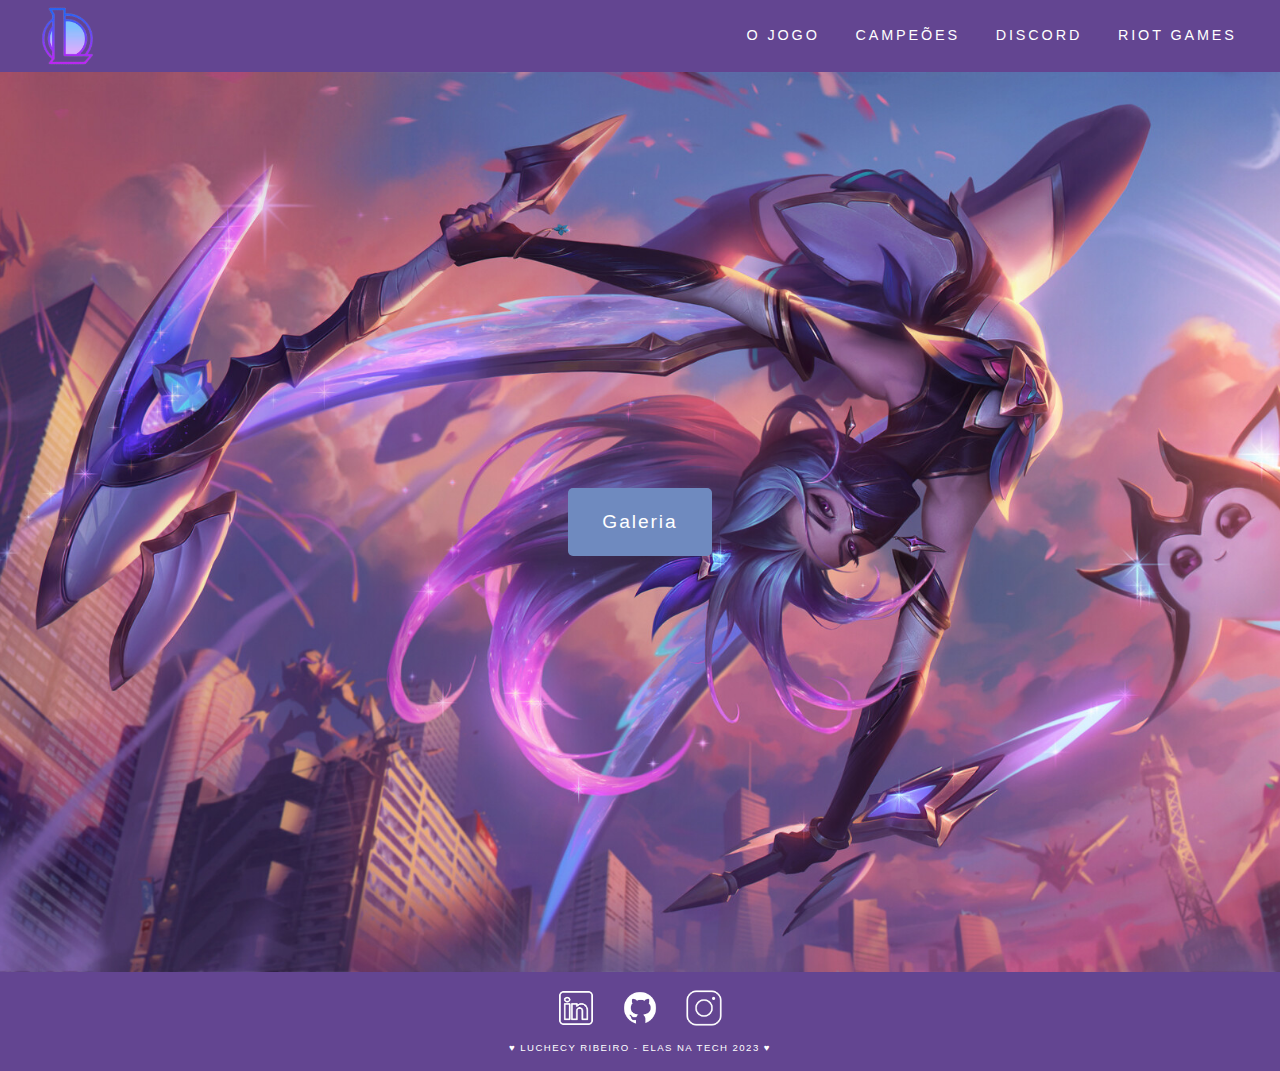
<file: index.html>
<!DOCTYPE html>
<html lang="pt-br">
<head>
    <meta charset="UTF-8">
    <meta name="viewport" content="width=device-width, initial-scale=1.0">
    <link rel="stylesheet" href="CSS/style.css">
    <link rel="stylesheet" href="CSS/bootstrap.min.css">
    <script src="js/bootstrap.min.js"></script>

    <link rel="apple-touch-icon" sizes="192x192" href="Imagens/o192.png">
    <link rel="icon" type="image/png" sizes="32x32" href="Imagens/o32.png">
    <link rel="icon" type="image/png" sizes="16x16" href="Imagens/o16.png">

    <title>Luchecy Ribeiro - Desafio 14 ♥</title>

    <link rel="stylesheet" href="https://fonts.googleapis.com/css2?family=Material+Symbols+Rounded:opsz,wght,FILL,GRAD@20..48,100..700,0..1,-50..200" />
</head>
<body>
    <header class="header">
        <img src="Imagens/logo1.png" alt="bg1" class="header_logo">
    
        <span id="hamburguer" class="material-symbols-rounded">
            menu
            </span>

        <nav id="itens_menu" class="header_nav">
            <ul>
                <li><a target="_blank" href="https://www.leagueoflegends.com/pt-br/how-to-play/">O JOGO</a></li>
                <li><a target="_blank" href="https://www.leagueoflegends.com/pt-br/champions/">CAMPEÕES</a></li>
                <li><a target="_blank" href="https://discord.com/invite/runeterra-br">DISCORD</a></li>
                <li><a target="_blank" href="https://www.riotgames.com/pt-br">RIOT GAMES</a></li>
            </ul>            
        </nav>
    </header>

    <main>
        <section class="fundo_main">
        <div class="galeria">
            <a href="galeria.html" target="_blank">Galeria</a>
        </div>
        </section>
    </main>

    <footer>
        <div class="logos_footer">
            <div>
                <a href="https://www.linkedin.com/in/luchecyribeiro/" target="_blank">
                    <img src="Imagens/linkedin.png" alt="linkedin" class="tamanho">
                </a>
            </div>
            <div>
                <a href="https://github.com/Luchecy" target="_blank">
                    <img src="Imagens/github.png" alt="github" class="tamanho">
                </a>
            </div>
            <div>
                <a href="https://www.instagram.com/luchecy/" target="_blank">
                    <img src="Imagens/instagram.png" alt="instagram" class="tamanho">
                </a>
            </div>
        </div>
        <p class="texto_footer">♥ Luchecy Ribeiro - Elas Na TECH 2023 ♥</p>
    </footer>

    <script>
        var hamburguer = document.getElementById('hamburguer');
        var itens_menu = document.getElementById('itens_menu');

        hamburguer.addEventListener('click', aparecer);

        function aparecer (){
            if(itens_menu.classList.display == 'block'){
                itens_menu.classList.remove('show');
            }else{
                itens_menu.classList.toggle('show');
            }
        }
    </script>
    
</body>
</html>
</file>
<file: CSS/style.css>
*{
    font-family: sans-serif;
    list-style-type: none;
    text-decoration: none;
    margin: 0;
}

:root{
    --color-purple: #634591;
    --color-lpink: #f1858e;
    --color-blue: #6F8ABF;
    --color-white: #ffffff;
}

.header{
    text-align: center;
    margin: auto;
    background-color: var(--color-purple);
}

.header_logo{
    width: 4.5em;
    height: auto;
}

#hamburguer{
    background-color: var(--color-purple);
    color: var(--color-white);
    display: block;
    text-align: center;
    padding: 0.3em;
    cursor: pointer;
    font-size: 2em;
}

.header_nav{
    background-color: var(--color-purple);
    display: none;
    margin-top: 1em;
}

ul{
    margin: 0;
}

.header_nav ul{
    padding: 0;
    text-transform: uppercase;
    letter-spacing: .2em;
    font-size: .8em;
}

.header_nav a{
    color: var(--color-white);
    padding: 1em;
    text-decoration: none;
}

.header_nav.show{
    display: block;
}

.header_nav a:hover{
    color: var(--color-lpink);
    background-color: color-mix(in srgb, var(--color-purple), var(--color-white) 20%);
}

.fundo_main{
    background-image: url(../Imagens/bg1.jpg);
    background-size: cover;
    background-position: center center; /*alinhamento horizontal e vertical*/
    background-repeat: no-repeat;
    height: 100vh; /*para o footer não ficar colado no header*/
    display: flex;
    align-items: center;
    justify-content: center;
}

footer{
    background-color: var(--color-purple);
    padding: 1em;
    text-align: center;
}

div.galeria a{
    text-decoration: none;
    color: var(--color-white);
    display: inline-block;
    background-color: var(--color-blue);
    padding: 1em 1.8em;
    font-size: 1.2em;
    border-radius: 5px;
    letter-spacing: .1em;
    font-family: sans-serif;
}

div.galeria a:hover{
    background-color: var(--color-white);
    color: var(--color-lpink);
}

.logos_footer{
    display: flex;
    flex-direction: column;
    gap: 1em;
}

.tamanho{
    width: 2.5em;
}

.texto_footer{
    font-size: 0.6em;
    text-transform: uppercase;
    letter-spacing: 0.15em;
    margin:0;
    padding-top: .8rem;
    color: var(--color-white);
}

@media screen and (min-width: 48em){ /*768px maior que*/
    #hamburguer{
        display: none;
    }

    .header{
        display: flex;
        justify-content: space-between;
        align-items: center;
        background-color: var(--color-purple);
    }

    .header_logo{
        margin-left: 2em;
    }

    .header_nav{
        display: block;
    }

    .header_nav ul{
        margin-right: 2em;
        font-size: .9em;
    }

    .header_nav li{
        display: inline-block;
    }

    .header_nav a{
        border-radius: 5px;
    }

    .header_nav a:hover{
        background-color: var(--color-white);
        color: var(--color-lpink);
    }
}

@media screen and (min-width: 48em){/*768px maior que */

    .logos_footer{
        flex-direction: row;
        justify-content: center;
        gap:1.5em;
    }

}
</file>
